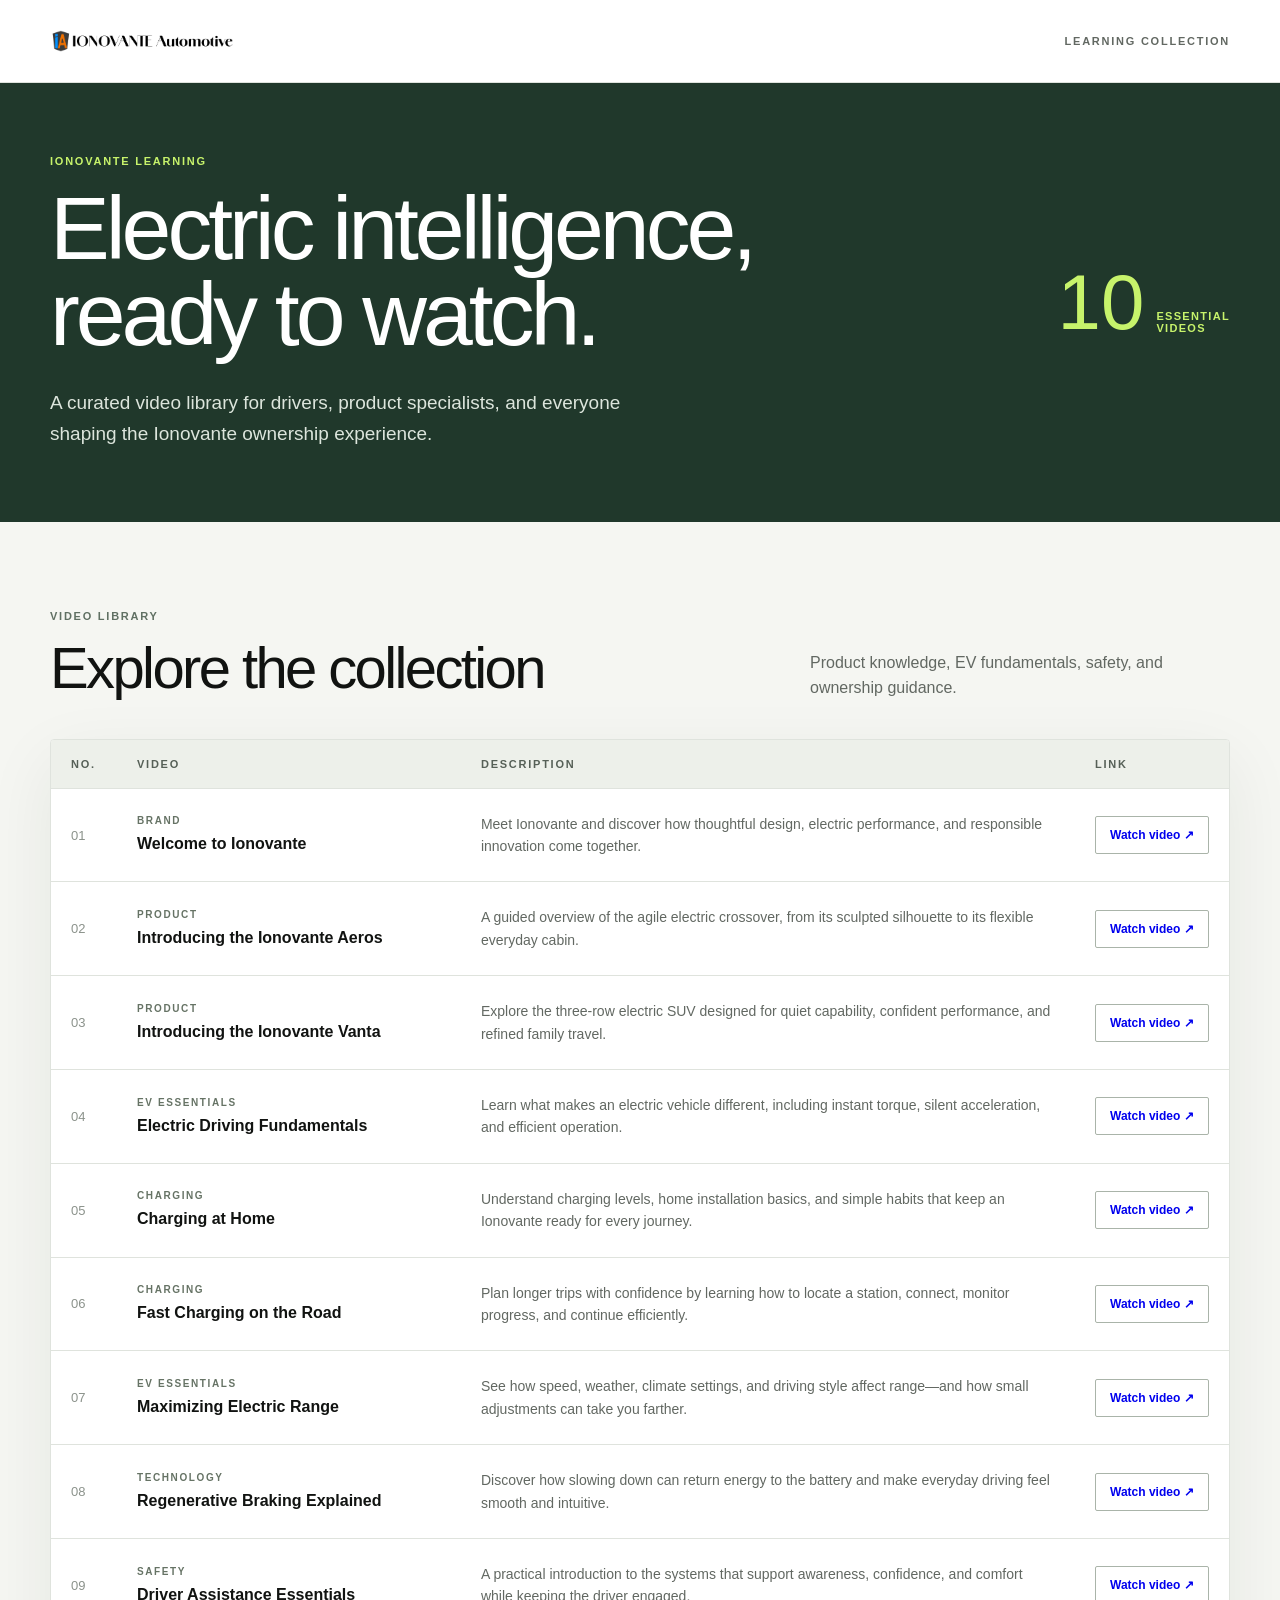
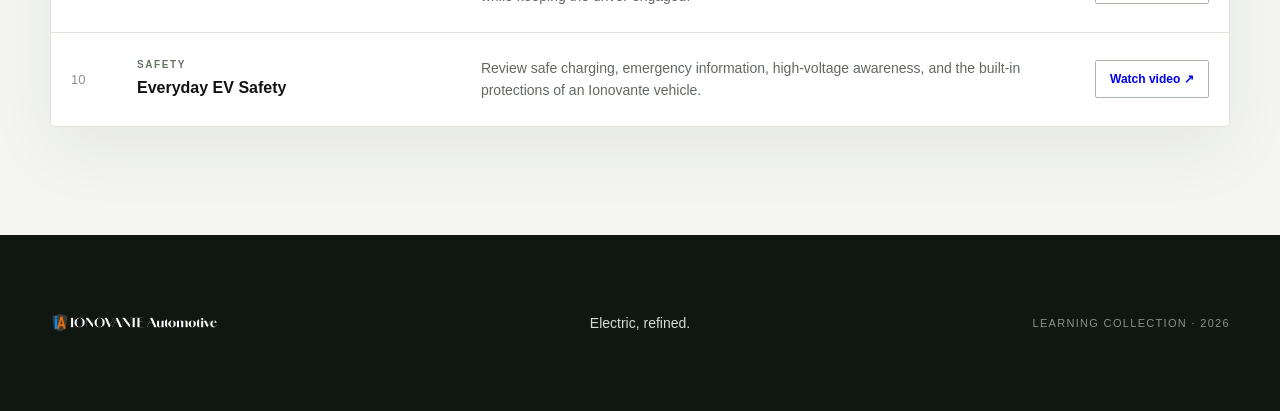
<file: channels/index.html>
<!doctype html>
<html lang="en">
  <head>
    <meta charset="utf-8" />
    <meta name="viewport" content="width=device-width, initial-scale=1" />
    <title>Ionovante Learning Collection</title>
    <meta
      name="description"
      content="A curated collection of automotive product, electric vehicle, safety, and ownership videos from Ionovante." />
    <style>
      :root {
        --ink: #111311;
        --muted: #626862;
        --line: #dfe3dd;
        --paper: #f5f6f2;
        --white: #fff;
        --lime: #c7f36b;
        --green: #20382b;
      }
      * {
        box-sizing: border-box;
      }
      body {
        margin: 0;
        background: var(--paper);
        color: var(--ink);
        font-family: Arial, Helvetica, sans-serif;
      }
      .shell {
        width: min(1180px, calc(100% - 48px));
        margin: auto;
      }
      header {
        background: #fff;
        border-bottom: 1px solid var(--line);
      }
      nav {
        min-height: 82px;
        display: flex;
        align-items: center;
        justify-content: space-between;
      }
      nav img {
        display: block;
        width: 186px;
      }
      nav span,
      .eyebrow,
      .category,
      th {
        font-size: 11px;
        font-weight: 800;
        letter-spacing: 0.16em;
        text-transform: uppercase;
      }
      nav span {
        color: var(--muted);
      }
      .hero {
        background: var(--green);
        color: #fff;
      }
      .hero .shell {
        min-height: 420px;
        display: flex;
        align-items: center;
        justify-content: space-between;
        gap: 48px;
        padding-block: 72px;
      }
      .eyebrow {
        margin: 0 0 18px;
        color: var(--lime);
      }
      h1,
      h2 {
        margin: 0;
        font-weight: 500;
        letter-spacing: -0.045em;
      }
      h1 {
        font-size: clamp(52px, 7vw, 92px);
        line-height: 0.96;
      }
      .intro {
        max-width: 630px;
        margin: 30px 0 0;
        color: #dce5dc;
        font-size: 19px;
        line-height: 1.65;
      }
      .count {
        display: flex;
        align-items: flex-end;
        gap: 12px;
        color: var(--lime);
      }
      .count b {
        font-size: 78px;
        font-weight: 300;
        line-height: 0.8;
      }
      .count small {
        font-size: 11px;
        font-weight: 700;
        letter-spacing: 0.12em;
        text-transform: uppercase;
      }
      .library {
        padding-block: 88px 108px;
      }
      .heading {
        display: grid;
        grid-template-columns: 1fr 420px;
        gap: 60px;
        align-items: end;
        margin-bottom: 38px;
      }
      .heading .eyebrow {
        color: #607063;
        margin-bottom: 12px;
      }
      h2 {
        font-size: clamp(38px, 5vw, 58px);
      }
      .heading > p {
        margin: 0;
        color: var(--muted);
        line-height: 1.6;
      }
      .table-wrap {
        overflow: hidden;
        border: 1px solid var(--line);
        border-radius: 4px;
        background: #fff;
        box-shadow: 0 22px 70px rgba(27, 48, 35, 0.07);
      }
      table {
        width: 100%;
        border-collapse: collapse;
      }
      th {
        padding: 18px 20px;
        background: #edf0ea;
        color: #566057;
        text-align: left;
      }
      td {
        padding: 24px 20px;
        border-top: 1px solid var(--line);
        vertical-align: middle;
      }
      .num {
        width: 66px;
        color: #8b928b;
        font-size: 13px;
      }
      .category {
        display: block;
        margin-bottom: 7px;
        color: #667365;
        font-size: 10px;
      }
      td strong {
        display: block;
        max-width: 270px;
        font-size: 16px;
        line-height: 1.35;
      }
      .desc {
        max-width: 510px;
        color: var(--muted);
        font-size: 14px;
        line-height: 1.6;
      }
      .watch {
        width: 154px;
      }
      .watch a {
        display: inline-block;
        padding: 11px 14px;
        border: 1px solid #aab4a9;
        border-radius: 2px;
        font-size: 12px;
        font-weight: 800;
        text-decoration: none;
        white-space: nowrap;
      }
      .watch a:hover,
      .watch a:focus {
        background: var(--green);
        border-color: var(--green);
        color: #fff;
      }
      footer {
        background: #101612;
        color: #fff;
      }
      footer .shell {
        min-height: 176px;
        display: grid;
        grid-template-columns: 1fr auto 1fr;
        align-items: center;
        gap: 30px;
      }
      footer img {
        width: 170px;
      }
      footer p {
        margin: 0;
        color: #d6ddd6;
        font-size: 14px;
      }
      footer p:last-child {
        justify-self: end;
        color: #899389;
        font-size: 11px;
        letter-spacing: 0.12em;
        text-transform: uppercase;
      }
      @media (max-width: 820px) {
        .shell {
          width: calc(100% - 32px);
        }
        .count {
          display: none;
        }
        .heading {
          grid-template-columns: 1fr;
          gap: 18px;
        }
        thead {
          display: none;
        }
        table,
        tbody,
        tr,
        td {
          display: block;
          width: 100%;
        }
        tr {
          padding: 24px;
          border-top: 1px solid var(--line);
        }
        tbody tr:first-child {
          border-top: 0;
        }
        td {
          padding: 0;
          border: 0;
        }
        .num {
          margin-bottom: 14px;
        }
        .desc {
          max-width: none;
          margin-top: 14px;
        }
        .watch {
          margin-top: 20px;
        }
        footer .shell {
          grid-template-columns: 1fr;
          padding-block: 42px;
        }
        footer p:last-child {
          justify-self: start;
        }
      }
      @media (max-width: 520px) {
        nav {
          min-height: 72px;
        }
        nav img {
          width: 150px;
        }
        nav span {
          display: none;
        }
        h1 {
          font-size: 46px;
        }
        .intro {
          font-size: 17px;
        }
        .library {
          padding-block: 64px 78px;
        }
      }
    </style>
  </head>
  <body>
    <header>
      <nav class="shell">
        <img src="assets/wordmark.png" alt="Ionovante" /><span
          >Learning Collection</span
        >
      </nav>
    </header>
    <section class="hero">
      <div class="shell">
        <div>
          <p class="eyebrow">Ionovante Learning</p>
          <h1>Electric intelligence,<br />ready to watch.</h1>
          <p class="intro">
            A curated video library for drivers, product specialists, and
            everyone shaping the Ionovante ownership experience.
          </p>
        </div>
        <div class="count">
          <b>10</b><small>essential<br />videos</small>
        </div>
      </div>
    </section>
    <main class="library shell">
      <div class="heading">
        <div>
          <p class="eyebrow">Video library</p>
          <h2>Explore the collection</h2>
        </div>
        <p>
          Product knowledge, EV fundamentals, safety, and ownership guidance.
        </p>
      </div>
      <div class="table-wrap">
        <table>
          <thead>
            <tr>
              <th>No.</th>
              <th>Video</th>
              <th>Description</th>
              <th>Link</th>
            </tr>
          </thead>
          <tbody>
            <tr>
              <td class="num">01</td>
              <td>
                <span class="category">Brand</span
                ><strong>Welcome to Ionovante</strong>
              </td>
              <td class="desc">
                Meet Ionovante and discover how thoughtful design, electric
                performance, and responsible innovation come together.
              </td>
              <td class="watch">
                <a
                  href="https://www.connectusers.com/content/video/agentic-ai-01.mp4"
                  type="video/mp4"
                  >Watch video ↗</a
                >
              </td>
            </tr>
            <tr>
              <td class="num">02</td>
              <td>
                <span class="category">Product</span
                ><strong>Introducing the Ionovante Aeros</strong>
              </td>
              <td class="desc">
                A guided overview of the agile electric crossover, from its
                sculpted silhouette to its flexible everyday cabin.
              </td>
              <td class="watch">
                <a
                  href="https://www.connectusers.com/content/video/agentic-ai-02.mp4"
                  type="video/mp4"
                  >Watch video ↗</a
                >
              </td>
            </tr>
            <tr>
              <td class="num">03</td>
              <td>
                <span class="category">Product</span
                ><strong>Introducing the Ionovante Vanta</strong>
              </td>
              <td class="desc">
                Explore the three-row electric SUV designed for quiet
                capability, confident performance, and refined family travel.
              </td>
              <td class="watch">
                <a
                  href="https://www.connectusers.com/content/video/agentic-ai-03.mp4"
                  type="video/mp4"
                  >Watch video ↗</a
                >
              </td>
            </tr>
            <tr>
              <td class="num">04</td>
              <td>
                <span class="category">EV Essentials</span
                ><strong>Electric Driving Fundamentals</strong>
              </td>
              <td class="desc">
                Learn what makes an electric vehicle different, including
                instant torque, silent acceleration, and efficient operation.
              </td>
              <td class="watch">
                <a
                  href="https://www.connectusers.com/content/video/agentic-ai-04.mp4"
                  type="video/mp4"
                  >Watch video ↗</a
                >
              </td>
            </tr>
            <tr>
              <td class="num">05</td>
              <td>
                <span class="category">Charging</span
                ><strong>Charging at Home</strong>
              </td>
              <td class="desc">
                Understand charging levels, home installation basics, and simple
                habits that keep an Ionovante ready for every journey.
              </td>
              <td class="watch">
                <a
                  href="https://www.connectusers.com/content/video/agentic-ai-05.mp4"
                  type="video/mp4"
                  >Watch video ↗</a
                >
              </td>
            </tr>
            <tr>
              <td class="num">06</td>
              <td>
                <span class="category">Charging</span
                ><strong>Fast Charging on the Road</strong>
              </td>
              <td class="desc">
                Plan longer trips with confidence by learning how to locate a
                station, connect, monitor progress, and continue efficiently.
              </td>
              <td class="watch">
                <a
                  href="https://www.connectusers.com/content/video/agentic-ai-06.mp4"
                  type="video/mp4"
                  >Watch video ↗</a
                >
              </td>
            </tr>
            <tr>
              <td class="num">07</td>
              <td>
                <span class="category">EV Essentials</span
                ><strong>Maximizing Electric Range</strong>
              </td>
              <td class="desc">
                See how speed, weather, climate settings, and driving style
                affect range—and how small adjustments can take you farther.
              </td>
              <td class="watch">
                <a
                  href="https://www.connectusers.com/content/video/agentic-ai-07.mp4"
                  type="video/mp4"
                  >Watch video ↗</a
                >
              </td>
            </tr>
            <tr>
              <td class="num">08</td>
              <td>
                <span class="category">Technology</span
                ><strong>Regenerative Braking Explained</strong>
              </td>
              <td class="desc">
                Discover how slowing down can return energy to the battery and
                make everyday driving feel smooth and intuitive.
              </td>
              <td class="watch">
                <a
                  href="https://www.connectusers.com/content/video/agentic-ai-08.mp4"
                  type="video/mp4"
                  >Watch video ↗</a
                >
              </td>
            </tr>
            <tr>
              <td class="num">09</td>
              <td>
                <span class="category">Safety</span
                ><strong>Driver Assistance Essentials</strong>
              </td>
              <td class="desc">
                A practical introduction to the systems that support awareness,
                confidence, and comfort while keeping the driver engaged.
              </td>
              <td class="watch">
                <a
                  href="https://www.connectusers.com/content/video/agentic-ai-09.mp4"
                  type="video/mp4"
                  >Watch video ↗</a
                >
              </td>
            </tr>
            <tr>
              <td class="num">10</td>
              <td>
                <span class="category">Safety</span
                ><strong>Everyday EV Safety</strong>
              </td>
              <td class="desc">
                Review safe charging, emergency information, high-voltage
                awareness, and the built-in protections of an Ionovante vehicle.
              </td>
              <td class="watch">
                <a
                  href="https://www.connectusers.com/content/video/agentic-ai-10.mp4"
                  type="video/mp4"
                  >Watch video ↗</a
                >
              </td>
            </tr>
          </tbody>
        </table>
      </div>
    </main>
    <footer>
      <div class="shell">
        <img src="assets/wordmark-white.png" alt="Ionovante" />
        <p>Electric, refined.</p>
        <p>Learning Collection · 2026</p>
      </div>
    </footer>
  </body>
</html>
</file>
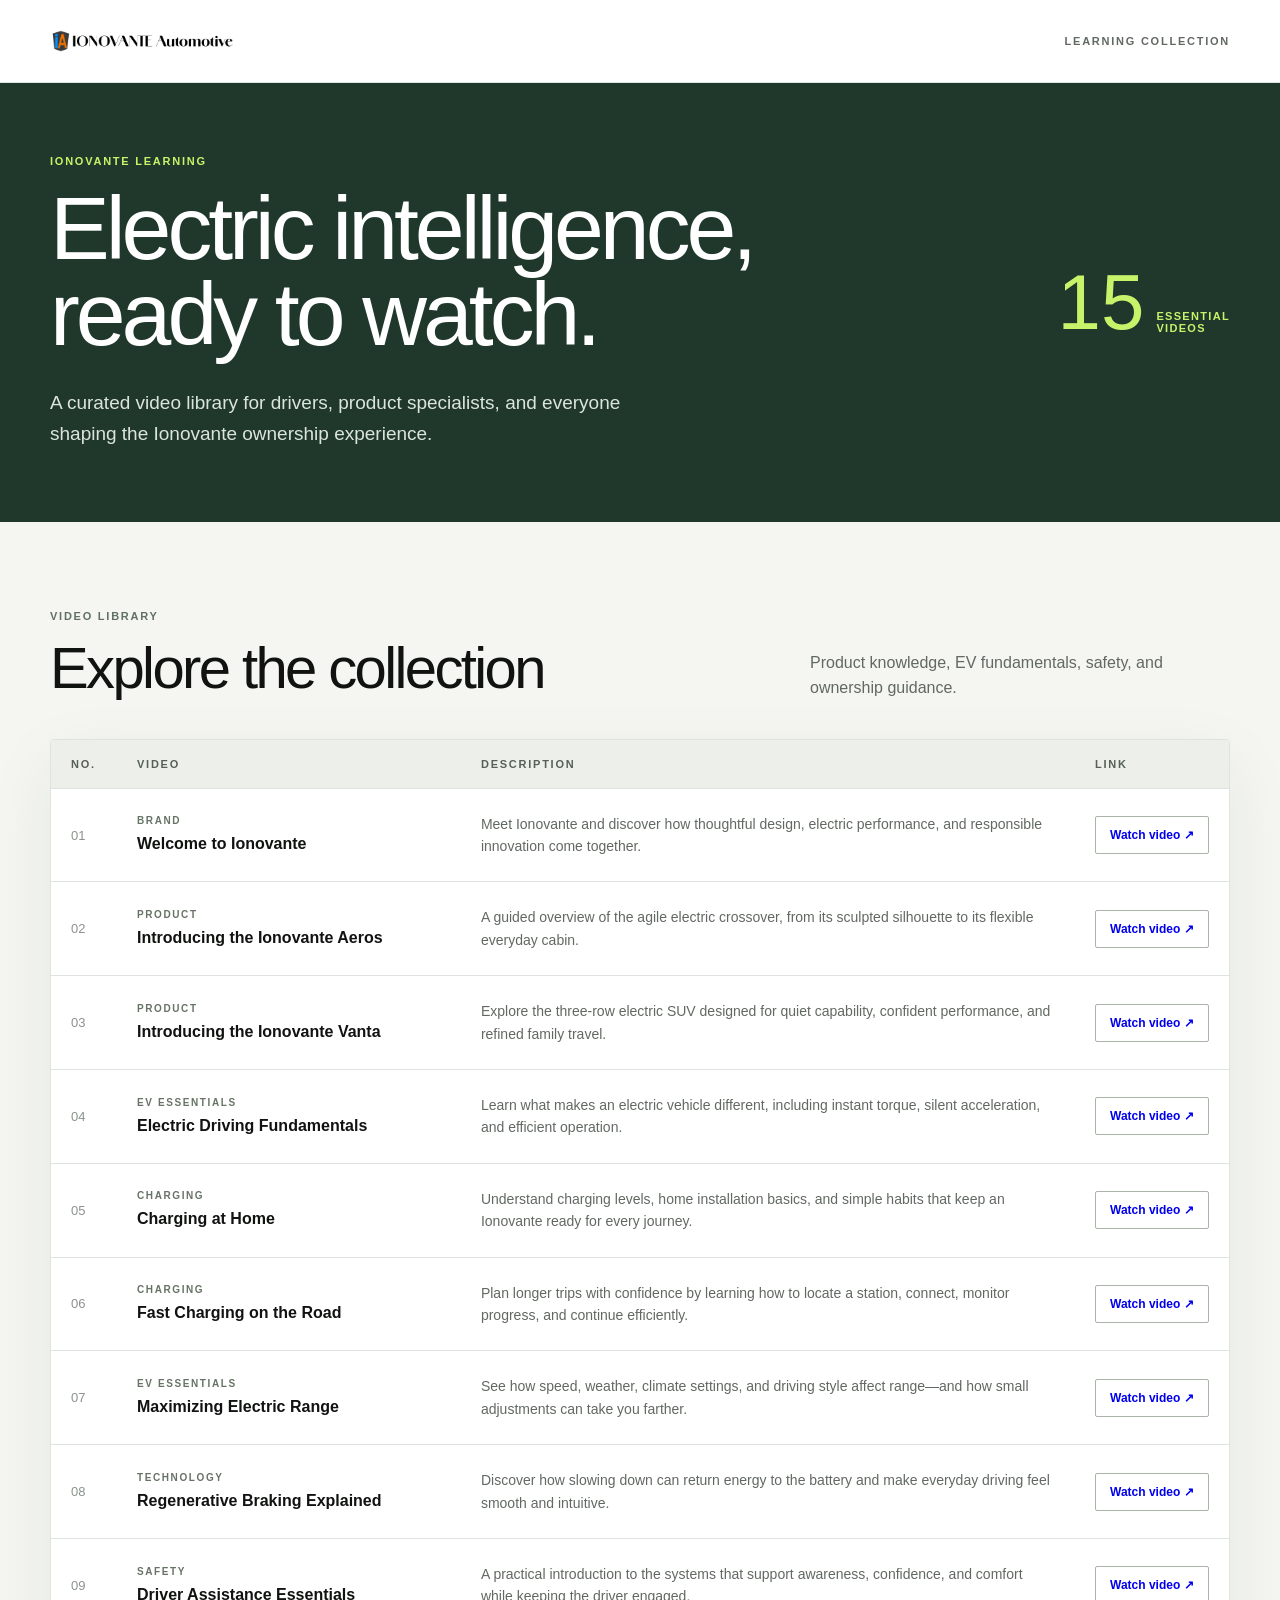
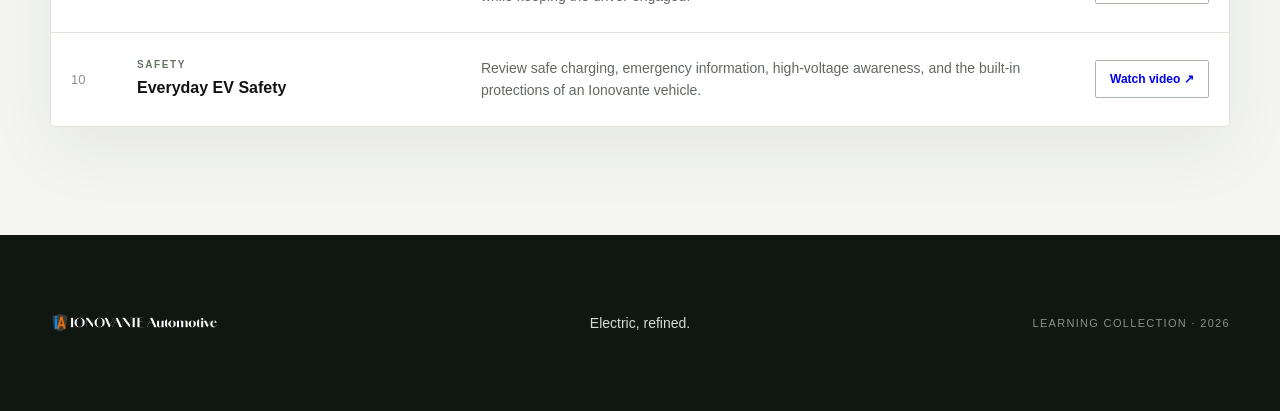
<file: channels/library.html>
<!doctype html>
<html lang="en">
  <head>
    <meta charset="utf-8" />
    <meta name="viewport" content="width=device-width, initial-scale=1" />
    <title>Ionovante Learning Collection</title>
    <meta
      name="description"
      content="A curated collection of automotive product, electric vehicle, safety, and ownership videos from Ionovante." />
    <style>
      :root {
        --ink: #111311;
        --muted: #626862;
        --line: #dfe3dd;
        --paper: #f5f6f2;
        --white: #fff;
        --lime: #c7f36b;
        --green: #20382b;
      }
      * {
        box-sizing: border-box;
      }
      body {
        margin: 0;
        background: var(--paper);
        color: var(--ink);
        font-family: Arial, Helvetica, sans-serif;
      }
      .shell {
        width: min(1180px, calc(100% - 48px));
        margin: auto;
      }
      header {
        background: #fff;
        border-bottom: 1px solid var(--line);
      }
      nav {
        min-height: 82px;
        display: flex;
        align-items: center;
        justify-content: space-between;
      }
      nav img {
        display: block;
        width: 186px;
      }
      nav span,
      .eyebrow,
      .category,
      th {
        font-size: 11px;
        font-weight: 800;
        letter-spacing: 0.16em;
        text-transform: uppercase;
      }
      nav span {
        color: var(--muted);
      }
      .hero {
        background: var(--green);
        color: #fff;
      }
      .hero .shell {
        min-height: 420px;
        display: flex;
        align-items: center;
        justify-content: space-between;
        gap: 48px;
        padding-block: 72px;
      }
      .eyebrow {
        margin: 0 0 18px;
        color: var(--lime);
      }
      h1,
      h2 {
        margin: 0;
        font-weight: 500;
        letter-spacing: -0.045em;
      }
      h1 {
        font-size: clamp(52px, 7vw, 92px);
        line-height: 0.96;
      }
      .intro {
        max-width: 630px;
        margin: 30px 0 0;
        color: #dce5dc;
        font-size: 19px;
        line-height: 1.65;
      }
      .count {
        display: flex;
        align-items: flex-end;
        gap: 12px;
        color: var(--lime);
      }
      .count b {
        font-size: 78px;
        font-weight: 300;
        line-height: 0.8;
      }
      .count small {
        font-size: 11px;
        font-weight: 700;
        letter-spacing: 0.12em;
        text-transform: uppercase;
      }
      .library {
        padding-block: 88px 108px;
      }
      .heading {
        display: grid;
        grid-template-columns: 1fr 420px;
        gap: 60px;
        align-items: end;
        margin-bottom: 38px;
      }
      .heading .eyebrow {
        color: #607063;
        margin-bottom: 12px;
      }
      h2 {
        font-size: clamp(38px, 5vw, 58px);
      }
      .heading > p {
        margin: 0;
        color: var(--muted);
        line-height: 1.6;
      }
      .table-wrap {
        overflow: hidden;
        border: 1px solid var(--line);
        border-radius: 4px;
        background: #fff;
        box-shadow: 0 22px 70px rgba(27, 48, 35, 0.07);
      }
      table {
        width: 100%;
        border-collapse: collapse;
      }
      th {
        padding: 18px 20px;
        background: #edf0ea;
        color: #566057;
        text-align: left;
      }
      td {
        padding: 24px 20px;
        border-top: 1px solid var(--line);
        vertical-align: middle;
      }
      .num {
        width: 66px;
        color: #8b928b;
        font-size: 13px;
      }
      .category {
        display: block;
        margin-bottom: 7px;
        color: #667365;
        font-size: 10px;
      }
      td strong {
        display: block;
        max-width: 270px;
        font-size: 16px;
        line-height: 1.35;
      }
      .desc {
        max-width: 510px;
        color: var(--muted);
        font-size: 14px;
        line-height: 1.6;
      }
      .watch {
        width: 154px;
      }
      .watch a {
        display: inline-block;
        padding: 11px 14px;
        border: 1px solid #aab4a9;
        border-radius: 2px;
        font-size: 12px;
        font-weight: 800;
        text-decoration: none;
        white-space: nowrap;
      }
      .watch a:hover,
      .watch a:focus {
        background: var(--green);
        border-color: var(--green);
        color: #fff;
      }
      footer {
        background: #101612;
        color: #fff;
      }
      footer .shell {
        min-height: 176px;
        display: grid;
        grid-template-columns: 1fr auto 1fr;
        align-items: center;
        gap: 30px;
      }
      footer img {
        width: 170px;
      }
      footer p {
        margin: 0;
        color: #d6ddd6;
        font-size: 14px;
      }
      footer p:last-child {
        justify-self: end;
        color: #899389;
        font-size: 11px;
        letter-spacing: 0.12em;
        text-transform: uppercase;
      }
      @media (max-width: 820px) {
        .shell {
          width: calc(100% - 32px);
        }
        .count {
          display: none;
        }
        .heading {
          grid-template-columns: 1fr;
          gap: 18px;
        }
        thead {
          display: none;
        }
        table,
        tbody,
        tr,
        td {
          display: block;
          width: 100%;
        }
        tr {
          padding: 24px;
          border-top: 1px solid var(--line);
        }
        tbody tr:first-child {
          border-top: 0;
        }
        td {
          padding: 0;
          border: 0;
        }
        .num {
          margin-bottom: 14px;
        }
        .desc {
          max-width: none;
          margin-top: 14px;
        }
        .watch {
          margin-top: 20px;
        }
        footer .shell {
          grid-template-columns: 1fr;
          padding-block: 42px;
        }
        footer p:last-child {
          justify-self: start;
        }
      }
      @media (max-width: 520px) {
        nav {
          min-height: 72px;
        }
        nav img {
          width: 150px;
        }
        nav span {
          display: none;
        }
        h1 {
          font-size: 46px;
        }
        .intro {
          font-size: 17px;
        }
        .library {
          padding-block: 64px 78px;
        }
      }
    </style>
  </head>
  <body>
    <header>
      <nav class="shell">
        <img src="assets/wordmark.png" alt="Ionovante" /><span
          >Learning Collection</span
        >
      </nav>
    </header>
    <section class="hero">
      <div class="shell">
        <div>
          <p class="eyebrow">Ionovante Learning</p>
          <h1>Electric intelligence,<br />ready to watch.</h1>
          <p class="intro">
            A curated video library for drivers, product specialists, and
            everyone shaping the Ionovante ownership experience.
          </p>
        </div>
        <div class="count">
          <b>15</b><small>essential<br />videos</small>
        </div>
      </div>
    </section>
    <main class="library shell">
      <div class="heading">
        <div>
          <p class="eyebrow">Video library</p>
          <h2>Explore the collection</h2>
        </div>
        <p>
          Product knowledge, EV fundamentals, safety, and ownership guidance.
        </p>
      </div>
      <div class="table-wrap">
        <table>
          <thead>
            <tr>
              <th>No.</th>
              <th>Video</th>
              <th>Description</th>
              <th>Link</th>
            </tr>
          </thead>
          <tbody>
            <tr>
              <td class="num">01</td>
              <td>
                <span class="category">Brand</span
                ><strong>Welcome to Ionovante</strong>
              </td>
              <td class="desc">
                Meet Ionovante and discover how thoughtful design, electric
                performance, and responsible innovation come together.
              </td>
              <td class="watch">
                <a
                  href="https://www.connectusers.com/content/video/agentic-ai-01.mp4"
                  type="video/mp4"
                  >Watch video ↗</a
                >
              </td>
            </tr>
            <tr>
              <td class="num">02</td>
              <td>
                <span class="category">Product</span
                ><strong>Introducing the Ionovante Aeros</strong>
              </td>
              <td class="desc">
                A guided overview of the agile electric crossover, from its
                sculpted silhouette to its flexible everyday cabin.
              </td>
              <td class="watch">
                <a
                  href="https://www.connectusers.com/content/video/agentic-ai-02.mp4"
                  type="video/mp4"
                  >Watch video ↗</a
                >
              </td>
            </tr>
            <tr>
              <td class="num">03</td>
              <td>
                <span class="category">Product</span
                ><strong>Introducing the Ionovante Vanta</strong>
              </td>
              <td class="desc">
                Explore the three-row electric SUV designed for quiet
                capability, confident performance, and refined family travel.
              </td>
              <td class="watch">
                <a
                  href="https://www.connectusers.com/content/video/agentic-ai-03.mp4"
                  type="video/mp4"
                  >Watch video ↗</a
                >
              </td>
            </tr>
            <tr>
              <td class="num">04</td>
              <td>
                <span class="category">EV Essentials</span
                ><strong>Electric Driving Fundamentals</strong>
              </td>
              <td class="desc">
                Learn what makes an electric vehicle different, including
                instant torque, silent acceleration, and efficient operation.
              </td>
              <td class="watch">
                <a
                  href="https://www.connectusers.com/content/video/agentic-ai-04.mp4"
                  type="video/mp4"
                  >Watch video ↗</a
                >
              </td>
            </tr>
            <tr>
              <td class="num">05</td>
              <td>
                <span class="category">Charging</span
                ><strong>Charging at Home</strong>
              </td>
              <td class="desc">
                Understand charging levels, home installation basics, and simple
                habits that keep an Ionovante ready for every journey.
              </td>
              <td class="watch">
                <a
                  href="https://www.connectusers.com/content/video/agentic-ai-05.mp4"
                  type="video/mp4"
                  >Watch video ↗</a
                >
              </td>
            </tr>
            <tr>
              <td class="num">06</td>
              <td>
                <span class="category">Charging</span
                ><strong>Fast Charging on the Road</strong>
              </td>
              <td class="desc">
                Plan longer trips with confidence by learning how to locate a
                station, connect, monitor progress, and continue efficiently.
              </td>
              <td class="watch">
                <a
                  href="https://www.connectusers.com/content/video/agentic-ai-06.mp4"
                  type="video/mp4"
                  >Watch video ↗</a
                >
              </td>
            </tr>
            <tr>
              <td class="num">07</td>
              <td>
                <span class="category">EV Essentials</span
                ><strong>Maximizing Electric Range</strong>
              </td>
              <td class="desc">
                See how speed, weather, climate settings, and driving style
                affect range—and how small adjustments can take you farther.
              </td>
              <td class="watch">
                <a
                  href="https://www.connectusers.com/content/video/agentic-ai-07.mp4"
                  type="video/mp4"
                  >Watch video ↗</a
                >
              </td>
            </tr>
            <tr>
              <td class="num">08</td>
              <td>
                <span class="category">Technology</span
                ><strong>Regenerative Braking Explained</strong>
              </td>
              <td class="desc">
                Discover how slowing down can return energy to the battery and
                make everyday driving feel smooth and intuitive.
              </td>
              <td class="watch">
                <a
                  href="https://www.connectusers.com/content/video/agentic-ai-08.mp4"
                  type="video/mp4"
                  >Watch video ↗</a
                >
              </td>
            </tr>
            <tr>
              <td class="num">09</td>
              <td>
                <span class="category">Safety</span
                ><strong>Driver Assistance Essentials</strong>
              </td>
              <td class="desc">
                A practical introduction to the systems that support awareness,
                confidence, and comfort while keeping the driver engaged.
              </td>
              <td class="watch">
                <a
                  href="https://www.connectusers.com/content/video/agentic-ai-09.mp4"
                  type="video/mp4"
                  >Watch video ↗</a
                >
              </td>
            </tr>
            <tr>
              <td class="num">10</td>
              <td>
                <span class="category">Safety</span
                ><strong>Everyday EV Safety</strong>
              </td>
              <td class="desc">
                Review safe charging, emergency information, high-voltage
                awareness, and the built-in protections of an Ionovante vehicle.
              </td>
              <td class="watch">
                <a
                  href="https://www.connectusers.com/content/video/agentic-ai-10.mp4"
                  type="video/mp4"
                  >Watch video ↗</a
                >
              </td>
            </tr>
          </tbody>
        </table>
      </div>
    </main>
    <footer>
      <div class="shell">
        <img src="assets/wordmark-white.png" alt="Ionovante" />
        <p>Electric, refined.</p>
        <p>Learning Collection · 2026</p>
      </div>
    </footer>
  </body>
</html>
</file>
